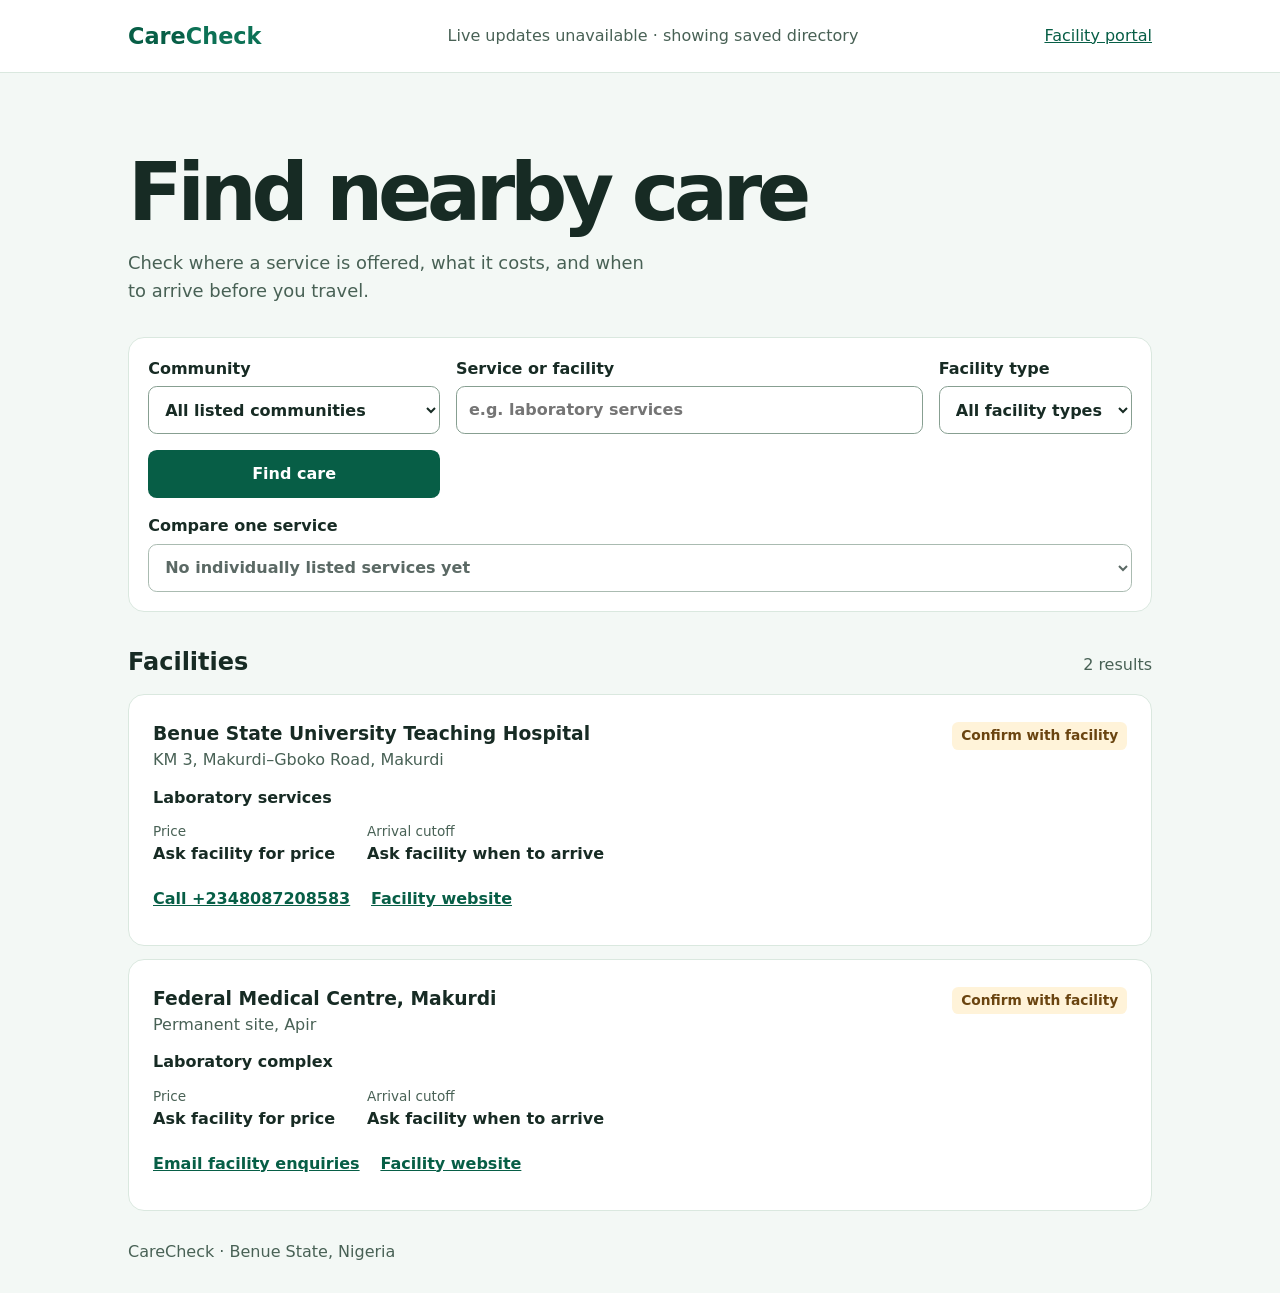
<file: index.html>
<!doctype html>
<html lang="en">
<head>
  <meta charset="utf-8">
  <meta name="viewport" content="width=device-width, initial-scale=1">
  <meta name="theme-color" content="#f3f8f5">
  <title>Find Nearby Care | CareCheck</title>
  <link rel="stylesheet" href="./styles.css">
  <script type="module" src="./app.js"></script>
</head>
<body>
  <header class="bar"><div class="wrap"><a class="brand" href="./">Care<span>Check</span></a><span id="connection" role="status"></span><a href="./staff.html">Facility portal</a></div></header>
  <main class="wrap">
    <section class="intro" aria-labelledby="title">
      <h1 id="title">Find nearby care</h1>
      <p>Check where a service is offered, what it costs, and when to arrive before you travel.</p>
      <form id="search">
        <label>Community<select id="community"><option>All listed communities</option></select></label>
        <label>Service or facility<input id="query" type="search" maxlength="100" placeholder="e.g. laboratory services"></label>
        <button type="submit">Find care</button>
      </form>
    </section>
    <section class="results" aria-labelledby="results-title">
      <div class="heading"><h2 id="results-title">Facilities</h2><p id="count" role="status"></p></div>
      <div id="cards"></div>
    </section>
    <noscript>Enable JavaScript to search the facility directory.</noscript>
  </main>
  <footer class="wrap">CareCheck · Benue State, Nigeria</footer>
  <template id="facility-card">
    <article class="card">
      <div class="card-top"><div><h3></h3><p class="address"></p></div><span class="badge">Confirm with facility</span></div>
      <p class="service"></p><p class="confirmed"></p>
      <dl><div><dt>Price</dt><dd class="price">Ask facility for price</dd></div><div><dt>Arrival cutoff</dt><dd class="cutoff">Ask facility when to arrive</dd></div></dl>
      <div class="actions"><a class="contact"></a><a class="source">Facility website</a></div>
    </article>
  </template>
</body>
</html>
</file>
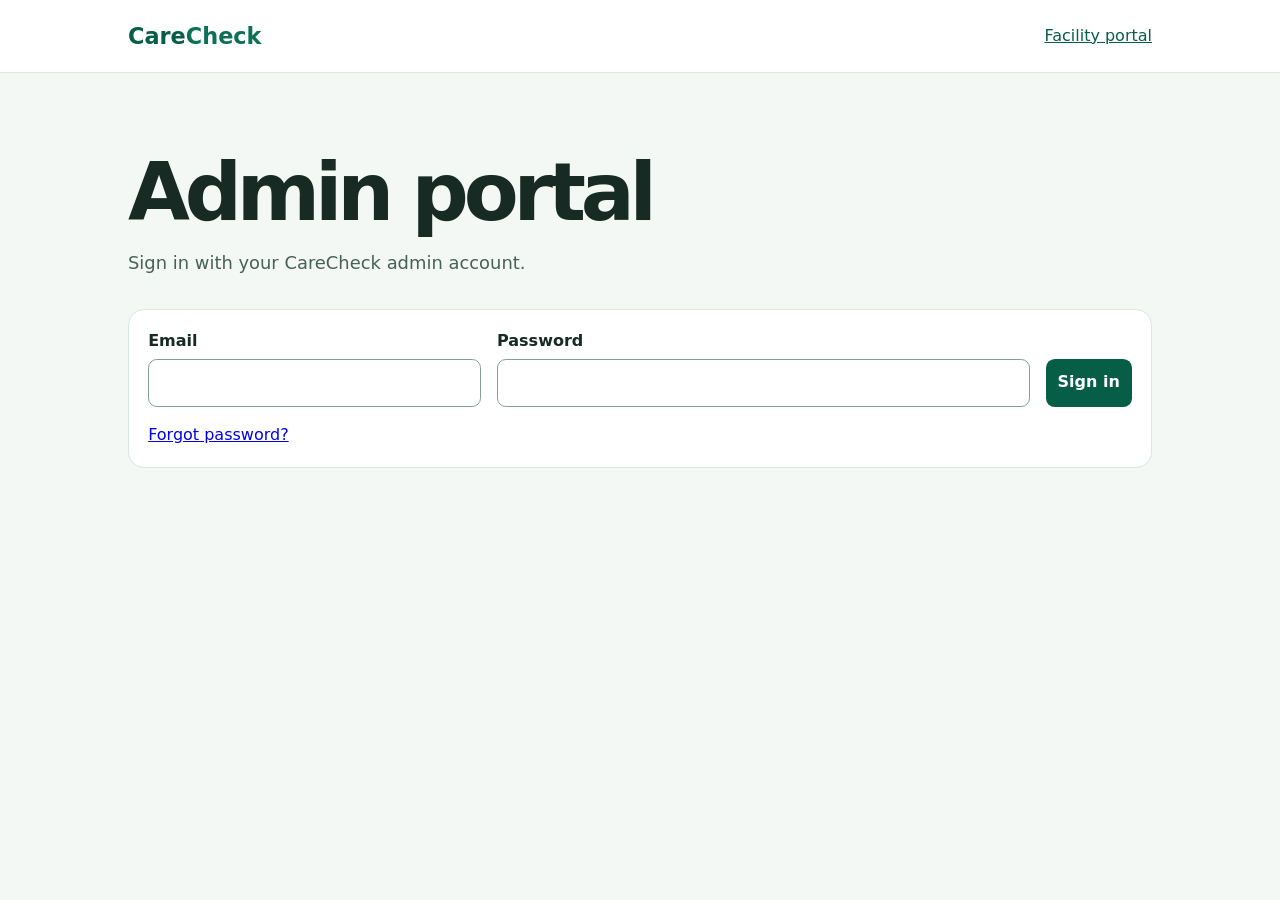
<file: admin.html>
<!doctype html>
<html lang="en">
<head>
  <meta charset="utf-8">
  <meta name="viewport" content="width=device-width, initial-scale=1">
  <title>Admin portal | CareCheck</title>
  <link rel="stylesheet" href="./styles.css">
  <script type="module" src="./admin.js"></script>
</head>
<body>
  <header class="bar"><div class="wrap"><a class="brand" href="./">Care<span>Check</span></a><a href="./staff.html">Facility portal</a></div></header>
  <main class="wrap">
    <section class="intro">
      <h1>Admin portal</h1>
      <p id="status" role="status" aria-live="polite">Sign in with your CareCheck admin account.</p>
      <form id="admin-login">
        <label>Email<input name="email" type="email" autocomplete="username" required></label>
        <label>Password<input name="password" type="password" autocomplete="current-password" required></label>
        <button>Sign in</button>
        <a href="./reset.html">Forgot password?</a>
      </form>
      <div id="admin-workspace" hidden>
        <div class="actions"><button id="admin-logout" type="button">Sign out</button><button id="admin-refresh" type="button">Refresh submissions</button></div>
        <section class="results" aria-labelledby="pending-title">
          <h2 id="pending-title">Pending submissions</h2>
          <div id="pending-list"></div>
        </section>
        <section class="results" aria-labelledby="reviewed-title">
          <h2 id="reviewed-title">Reviewed facilities</h2>
          <div id="reviewed-list"></div>
        </section>
        <section class="results" aria-labelledby="account-title">
          <h2 id="account-title">Account moderation</h2>
          <p>Suspending a staff account hides its listings and blocks new submissions and service updates. Restored accounts can submit again. Their previous listings require approval.</p>
          <form id="account-form">
            <label>Account email<input name="email" type="email" required></label>
            <label>Reason for suspension<input name="reason" maxlength="500"></label>
            <label>Action<select name="action"><option value="suspend">Suspend account</option><option value="restore">Restore account</option></select></label>
            <button>Apply account action</button>
          </form>
        </section>
        <section id="admin-management" class="results" aria-labelledby="admin-title" hidden>
          <h2 id="admin-title">Manage administrators</h2>
          <ul id="admin-list"></ul>
          <form id="admin-form">
            <label>Registered account email<input name="email" type="email" required></label>
            <label>Action<select name="action"><option value="grant_admin">Make administrator</option><option value="revoke_admin">Remove admin access</option></select></label>
            <button>Apply admin action</button>
          </form>
        </section>
      </div>
    </section>
  </main>
  <style>
    #admin-workspace section { margin-top: 2rem; }
    #admin-workspace .card { margin-top: .75rem; }
    #admin-workspace form { grid-template-columns: repeat(auto-fit, minmax(min(100%, 12rem), 1fr)); }
    #admin-workspace .card form { padding: 0; border: 0; }
  </style>
</body>
</html>
</file>
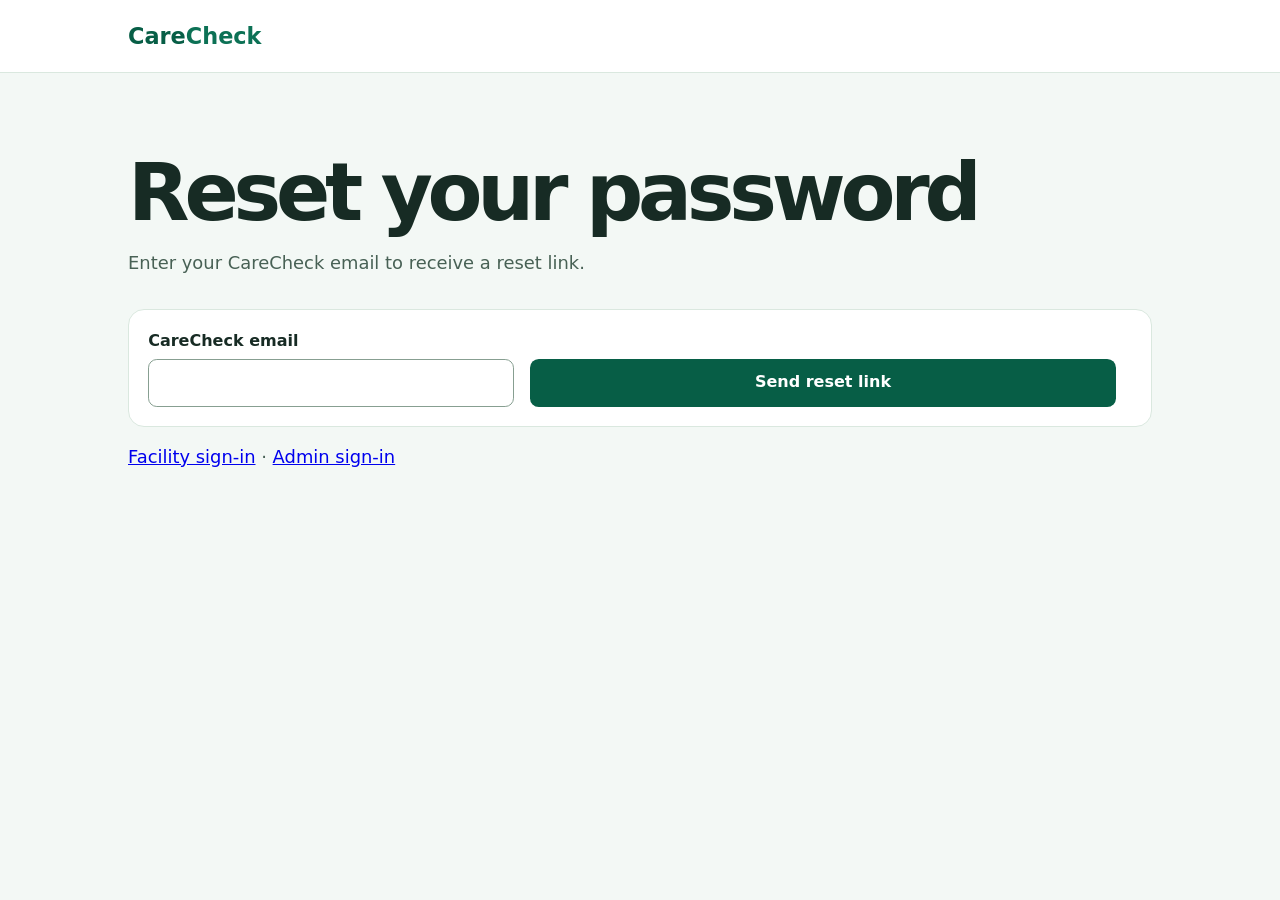
<file: reset.html>
<!doctype html>
<html lang="en">
<head>
  <meta charset="utf-8">
  <meta name="viewport" content="width=device-width, initial-scale=1">
  <meta name="referrer" content="no-referrer">
  <title>Reset password | CareCheck</title>
  <link rel="stylesheet" href="./styles.css">
  <script type="module" src="./reset.js"></script>
</head>
<body>
  <header class="bar"><div class="wrap"><a class="brand" href="./">Care<span>Check</span></a></div></header>
  <main class="wrap">
    <section class="intro">
      <h1 id="reset-title">Reset your password</h1>
      <p id="reset-status" role="status">Enter your CareCheck email to receive a reset link.</p>
      <form id="request-reset" hidden>
        <label>CareCheck email<input name="email" type="email" autocomplete="email" required></label>
        <button>Send reset link</button>
      </form>
      <form id="choose-password" hidden>
        <label>New password<input name="password" type="password" autocomplete="new-password" minlength="8" required></label>
        <label>Confirm new password<input name="confirmation" type="password" autocomplete="new-password" minlength="8" required></label>
        <button>Save new password</button>
      </form>
      <p><a href="./staff.html">Facility sign-in</a> · <a href="./admin.html">Admin sign-in</a></p>
    </section>
  </main>
</body>
</html>
</file>
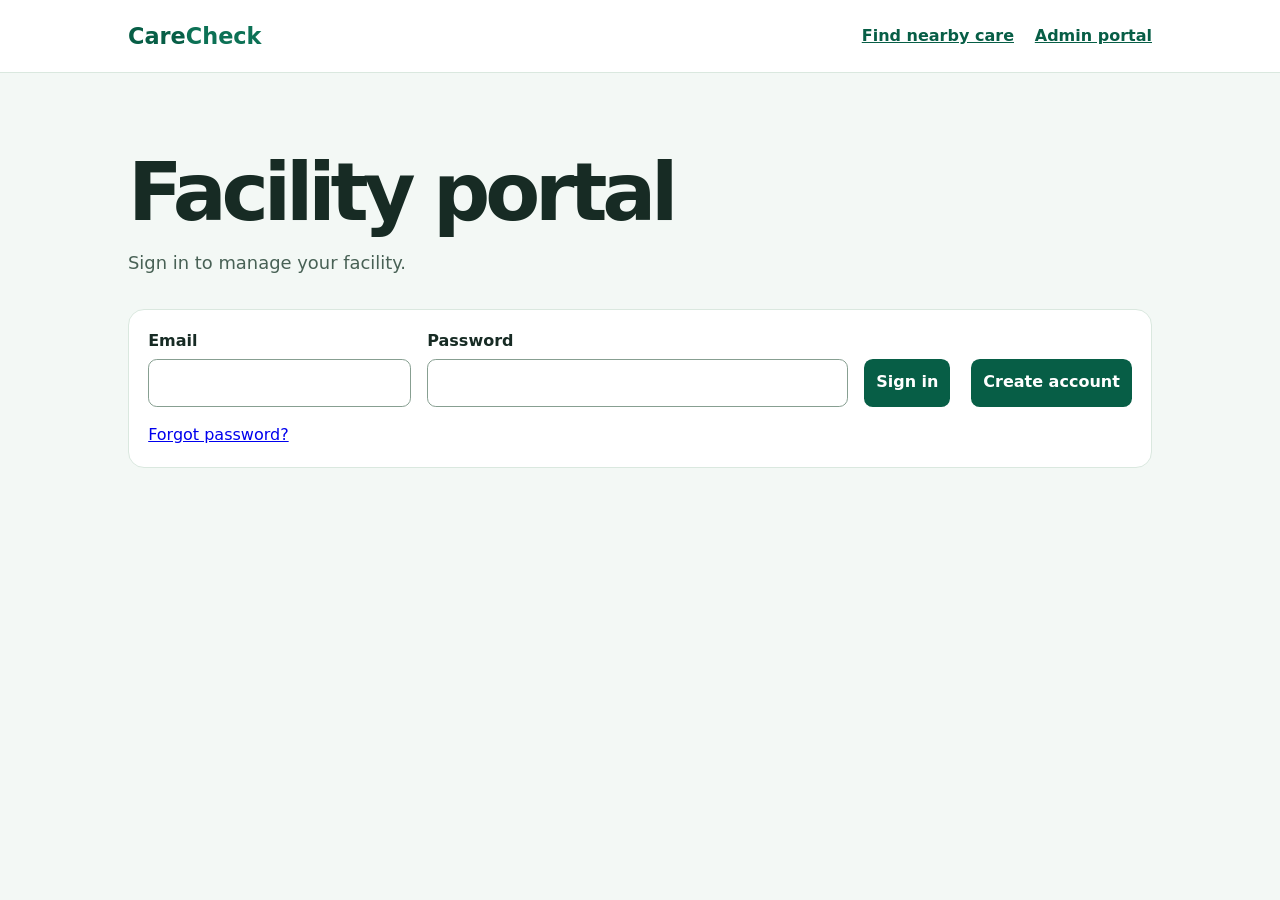
<file: staff.html>
<!doctype html>
<html lang="en">
<head>
  <meta charset="utf-8">
  <meta name="viewport" content="width=device-width, initial-scale=1">
  <title>Facility portal | CareCheck</title>
  <link rel="stylesheet" href="./styles.css">
  <script>
    const recovery = new URLSearchParams(location.hash.slice(1));
    if (recovery.get('type') === 'recovery' || recovery.get('error_code') === 'otp_expired') {
      const resetPage = new URL('./reset.html', location.href);
      resetPage.hash = location.hash;
      location.replace(resetPage.href);
    }
  </script>
  <script type="module" src="./staff.js?v=facility-record-labels-1"></script>
</head>
<body>
  <header class="bar"><div class="wrap"><a class="brand" href="./">Care<span>Check</span></a><div class="actions"><a href="./">Find nearby care</a><a href="./admin.html">Admin portal</a></div></div></header>
  <main class="wrap">
    <section class="intro">
      <h1>Facility portal</h1>
      <p id="notice" role="status"></p>
      <form id="login" hidden>
        <label>Email<input name="email" type="email" autocomplete="email" required></label>
        <label>Password<input name="password" type="password" autocomplete="current-password" minlength="8" required></label>
        <div class="actions"><button value="signin">Sign in</button><button value="signup">Create account</button></div>
        <a href="./reset.html">Forgot password?</a>
      </form>
      <div id="workspace" hidden>
        <button id="logout" type="button">Sign out</button>
        <form id="register">
          <h2>Register a facility</h2>
          <label>Facility name<input name="name" required maxlength="120"></label>
          <label>Facility type<select name="kind"><option>Hospital</option><option>Clinic</option><option>Laboratory</option><option>Pharmacy</option></select></label>
          <label>Community<input name="community" required maxlength="80"></label>
          <label>Address or landmark<input name="address" required maxlength="180"></label>
          <label>Public enquiry phone<input name="phone" type="tel" required pattern="[+]?[0-9]{7,15}"></label>
          <button>Submit for review</button>
        </form>
        <form id="update">
          <h2>Confirm a service</h2>
          <p style="grid-column:1 / -1">Select a facility registered to this account. The registration form above is for adding a new facility.</p>
          <label>Facility<select name="facility" required></select></label>
          <label>Service<select id="service-choice" required disabled><option value="">Register a facility first</option></select></label>
          <fieldset id="medicine-fields" hidden disabled style="grid-column:1 / -1; display:grid; grid-template-columns:repeat(auto-fit,minmax(min(100%, 12rem),1fr)); gap:.75rem">
            <legend>Medicine and pack details</legend>
            <label>Medicine name<select name="medicine_name" required>
              <option value="">Select a medicine</option>
              <option>Paracetamol</option>
              <option>Ibuprofen</option>
              <option>Cetirizine</option>
              <option>Loratadine</option>
              <option>Omeprazole</option>
              <option>Oral rehydration salts (ORS)</option>
              <option>Zinc sulfate</option>
              <option>Folic acid</option>
              <option>Ferrous sulfate</option>
              <option>Metformin</option>
              <option>Amlodipine</option>
              <option>Losartan</option>
              <option>Salbutamol</option>
              <option>Amoxicillin</option>
              <option>Metronidazole</option>
              <option>Artemether/lumefantrine</option>
              <option value="other">Other medicine</option>
            </select></label>
            <label id="other-medicine-label" hidden>Other medicine name<input name="medicine_custom_name" maxlength="45" disabled></label>
            <label>Strength<input name="medicine_strength" maxlength="20" placeholder="e.g. 500 mg" required></label>
            <label>Form<select name="medicine_form" required><option value="">Select form</option><option>Tablet</option><option>Capsule</option><option>Liquid</option><option>Cream</option><option>Ointment</option><option>Injection</option><option>Inhaler</option><option>Drops</option><option>Other</option></select></label>
            <label>Pack size<input name="medicine_pack" maxlength="20" placeholder="e.g. 10 tablets" required></label>
          </fieldset>
          <label id="custom-service-label" hidden>Other service name<input name="service_name" maxlength="100" placeholder="Enter one service" disabled></label>
          <label>Availability<select name="availability"><option value="available">Available</option><option value="unavailable">Unavailable</option></select></label>
          <label>Fee for this service (₦)<input name="quote" type="number" min="0" max="100000000" step="1" required></label>
          <label>Arrival cutoff (WAT)<input name="arrival_cutoff" type="time"></label>
          <button>Save confirmation</button>
        </form>
      </div>
    </section>
  </main>
</body>
</html>
</file>
<file: styles.css>
:root {
  color-scheme: light;
  font-family: Inter, system-ui, sans-serif;
  color: #172b24;
  background: #f3f8f5;
  line-height: 1.55;
}
* { box-sizing: border-box; }
body { margin: 0; }
.wrap { max-width: 70rem; margin: auto; padding-inline: clamp(1rem, 4vw, 3rem); }
.bar { background: #fff; border-bottom: 1px solid #dae8df; }
.bar .wrap, .heading, .card-top { display: flex; justify-content: space-between; align-items: baseline; gap: .8rem; flex-wrap: wrap; }
.bar .wrap { min-height: 4.5rem; align-items: center; }
.brand { color: #19382d; font-weight: 800; font-size: 1.4rem; text-decoration: none; }
.brand span { color: #0c7155; }
.intro { padding-block: clamp(2.5rem, 7vw, 5rem) 2rem; }
h1, h2, h3, p, dl, dd { margin: 0; }
h1 { font-size: clamp(2.55rem, 7vw, 5rem); line-height: 1; letter-spacing: -.065em; }
.intro p { margin-top: 1rem; max-width: 33rem; color: #486155; font-size: 1.12rem; }
form { margin-top: 2rem; padding: 1.2rem; display: grid; grid-template-columns: 1fr 1.6fr auto; gap: 1rem; align-items: end; background: #fff; border: 1px solid #dae8df; border-radius: 1rem; }
label { display: grid; gap: .3rem; font-weight: 650; }
input, select, button { font: inherit; min-height: 3rem; border-radius: .55rem; padding: .55rem .75rem; }
input, select { min-width: 0; width: 100%; border: 1px solid #879f91; background: #fff; color: inherit; }
button { background: #075e46; color: #fff; border: 0; font-weight: 700; cursor: pointer; }
button:hover { background: #084c3b; }
:focus-visible { outline: 3px solid #197b61; outline-offset: 3px; }
.heading { margin-bottom: .8rem; }
.heading p, .address, dt, footer, #connection { color: #486155; }
#cards { display: grid; gap: .8rem; }
.card { background: #fff; border: 1px solid #dae8df; border-radius: 1rem; padding: clamp(1rem, 3vw, 1.5rem); }
.badge { color: #6a4410; background: #fff3d9; border-radius: .4rem; padding: .2rem .55rem; font-size: .86rem; font-weight: 650; }
.service { margin-top: .8rem; font-weight: 650; }
dl { display: flex; flex-wrap: wrap; gap: .55rem 2rem; padding-block: .65rem; }
dt { font-size: .85rem; }
dd { font-weight: 600; }
.actions { display: flex; gap: .25rem 1.3rem; flex-wrap: wrap; }
.actions a { color: #075e46; font-weight: 650; padding-block: .6rem; }
footer.wrap { padding-block: 1.8rem; }
@media (max-width: 42rem) {
  form { grid-template-columns: 1fr; }
}
[hidden] { display: none !important; }
.bar a { color: #075e46; }
#workspace { margin-top: 1rem; }
#workspace form { grid-template-columns: repeat(auto-fit, minmax(min(100%, 15rem), 1fr)); }
#workspace form h2 { grid-column: 1 / -1; }
button:disabled { opacity: .5; cursor: default; }
</file>
